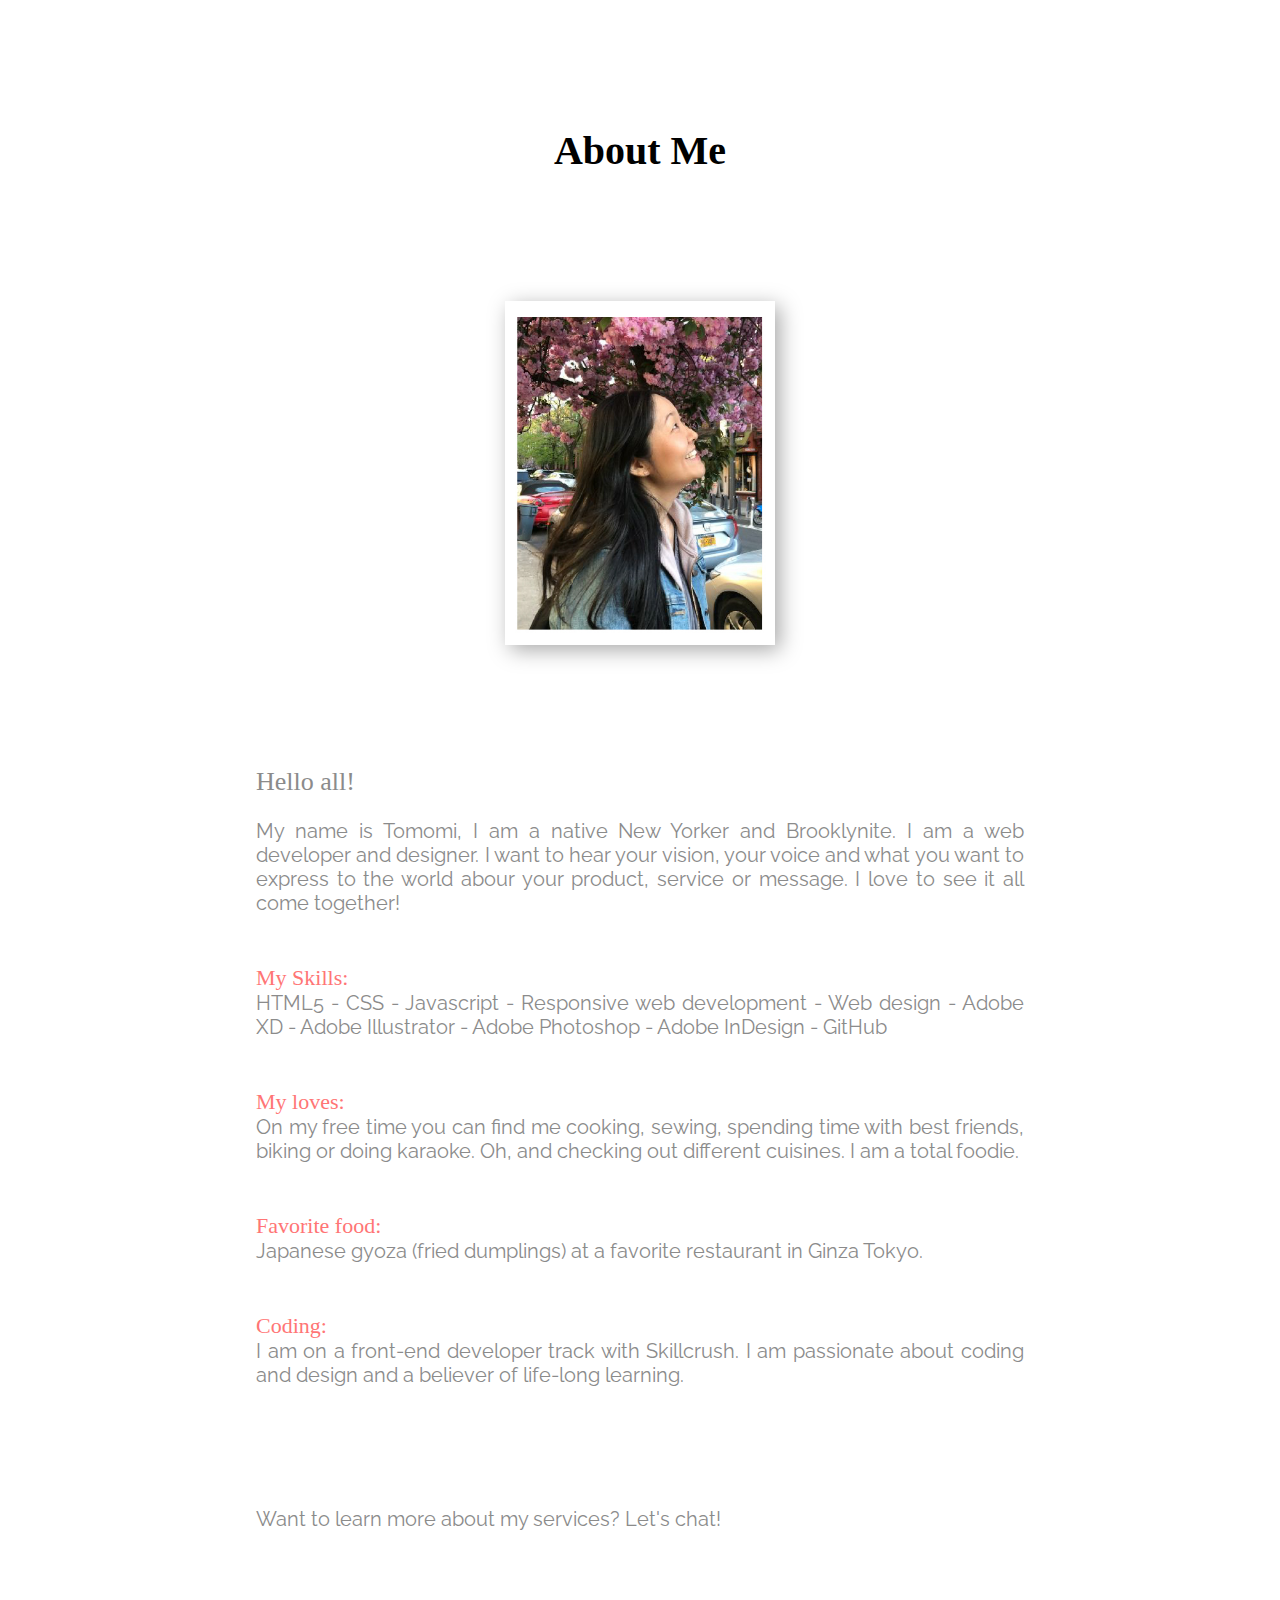
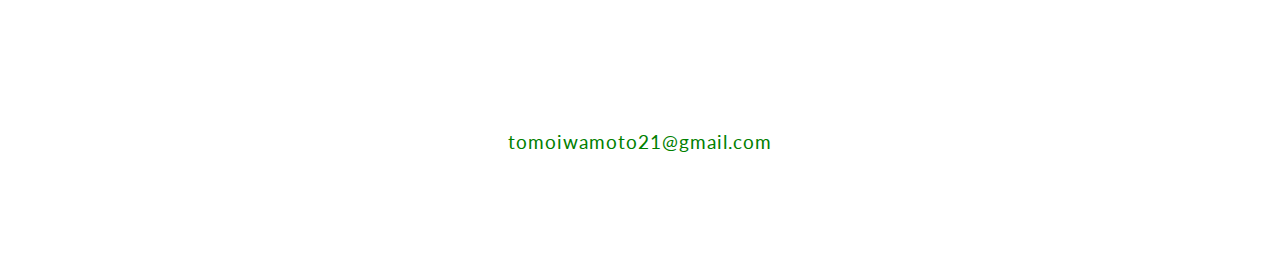
<file: about-me/index.html>
<!doctype html>
<html>
<head>
  <meta charset="utf-8"/>
  <title>About</title>
<link href="https://fonts.googleapis.com/css?family=Homemade+Apple|Lato&display=swap" rel="stylesheet">
	<link href="https://fonts.googleapis.com/css2?family=Lato:wght@300&display=swap" rel="stylesheet">
	<link href="https://fonts.googleapis.com/css2?family=Raleway&display=swap" rel="stylesheet">
<link rel="stylesheet" href="../css/normalize.css">
<link rel="stylesheet" href="../css/main.css">
<link rel='icon' href='../favicon.ico' type='image/x-icon'/>
</head>

<header>
  <h1>About Me</h1>
</header>

<body>
<main>
	<div class="about-content-wrapper">
	<div class="selfie">
	<img src="../img/me.jpg" alt="photo of me"/>
	</div>
	
	<div class="about-me-info">
		<h2>Hello all!</h2> 
		<p>My name is Tomomi, I am a native New Yorker and Brooklynite. I am a web developer and designer.
		I want to hear your vision, your voice and what you want to express to the world abour your product, service or message. I love to see it all come together!</p>
		<div class="me-info"><p><span>My Skills:</span> <br>HTML5 - CSS - Javascript - Responsive web development - Web design - Adobe XD - Adobe Illustrator - Adobe Photoshop - Adobe InDesign - GitHub</p></div>
		<div class="me-info"><p><span>My loves:</span> <br>On my free time you can find me cooking, sewing, spending time with best friends, biking or doing karaoke. Oh, and checking out different cuisines. I am a total foodie. </p></div>
		<div class="me-info"><p><span>Favorite food: </span><br>Japanese gyoza (fried dumplings) at a favorite restaurant in Ginza Tokyo.</p></div>
		<div class="me-info"><p><span>Coding:</span><br>I am on a front-end developer track with Skillcrush. I am passionate about coding and design and a believer of life-long learning.</p>
		<div class="separate-line">
		<p>Want to learn more about my services? Let's chat!</p>
		</div>
		</div>

	</div>

	</div>
<section class="contact-info">
	<a id="workEmail" href="mailto:tomoiwamoto21@gmail.com" target="_BLANK"><p>tomoiwamoto21@gmail.com</p></a></section>
<section>
</section>
</main>
</body>


</html>
</file>
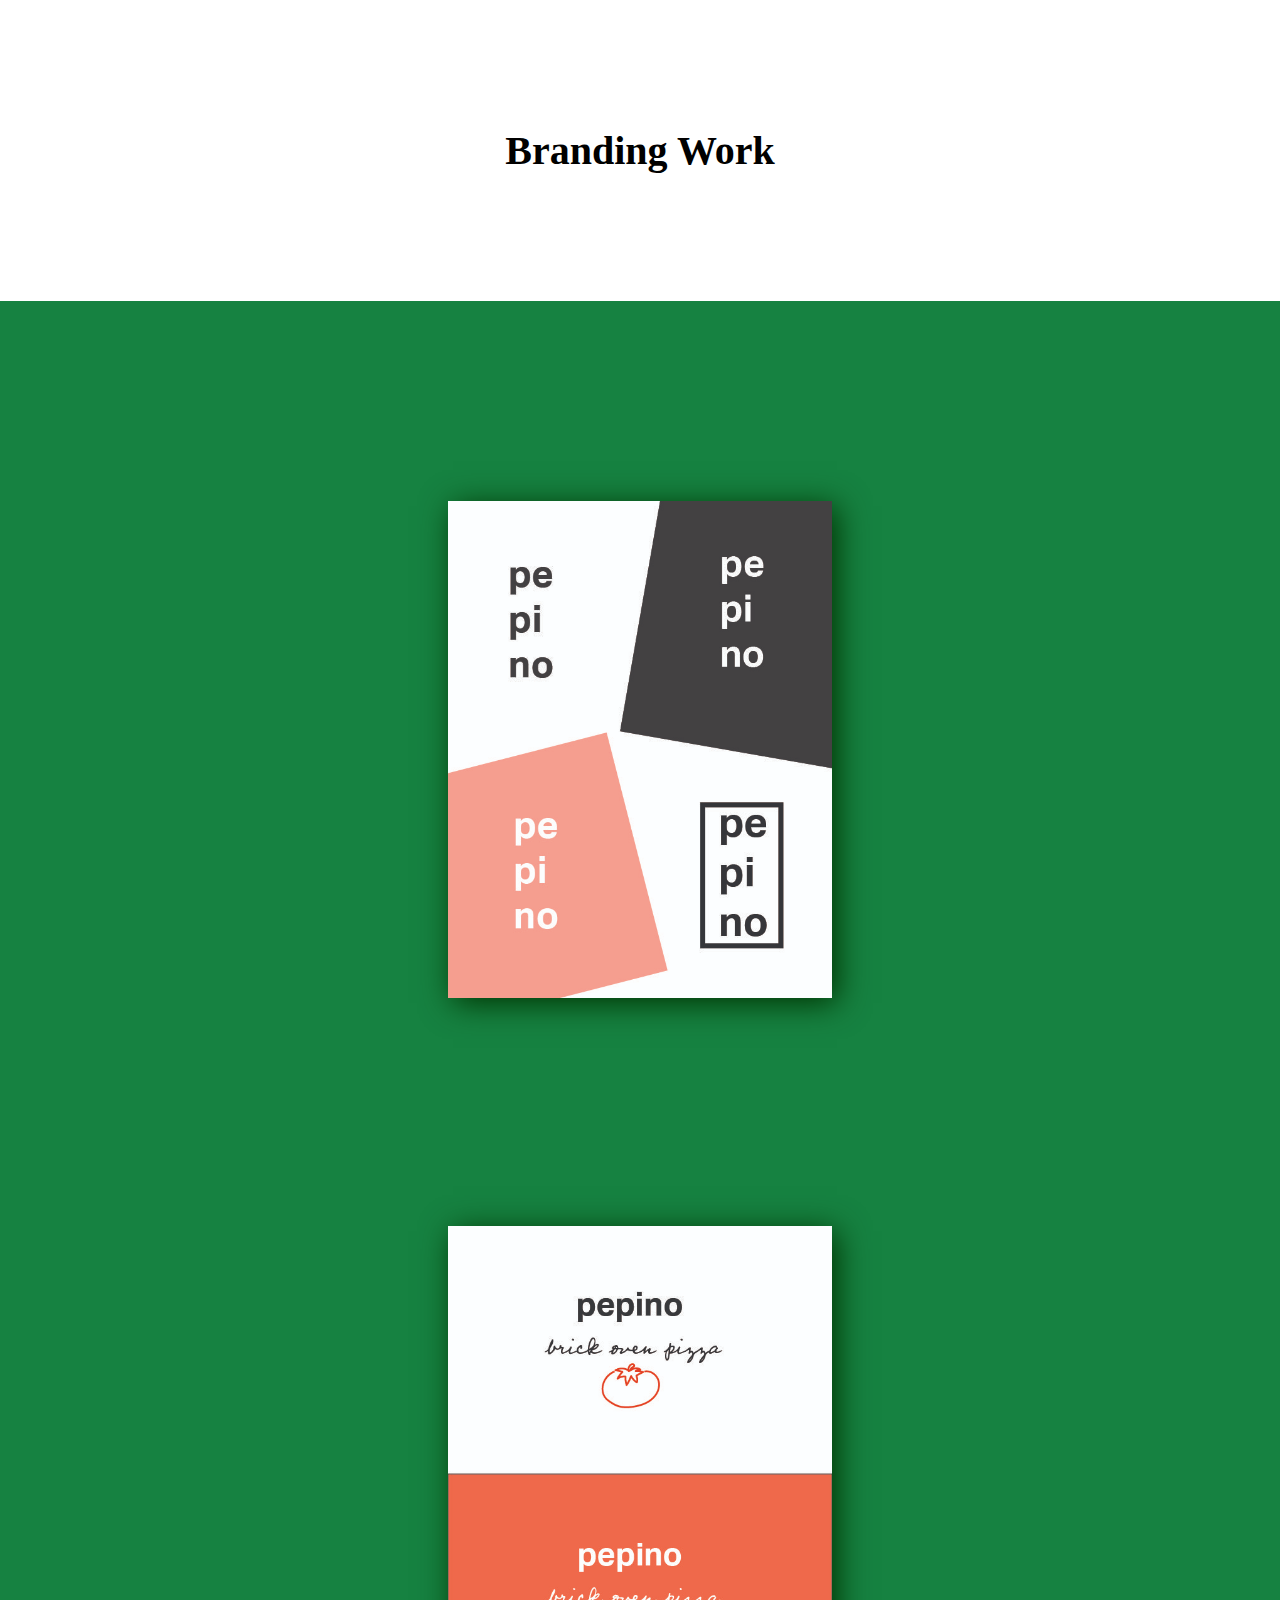
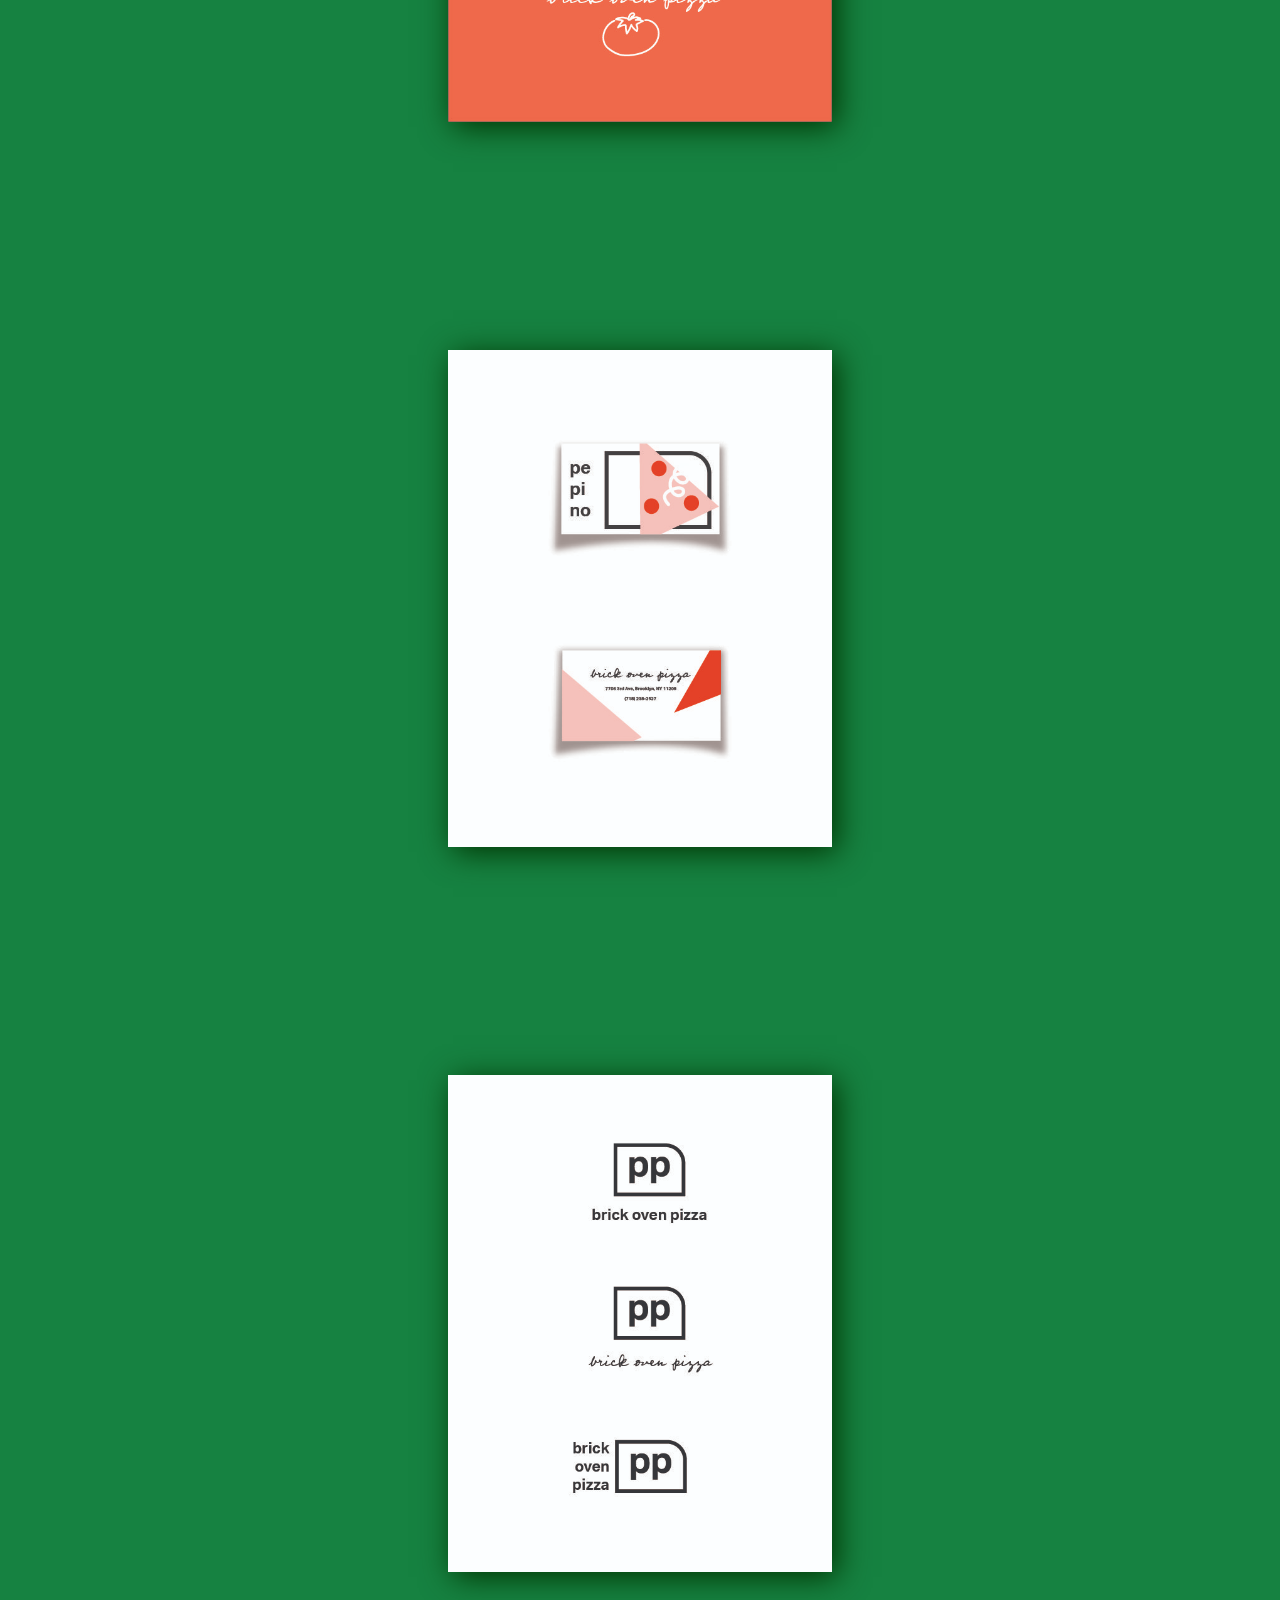
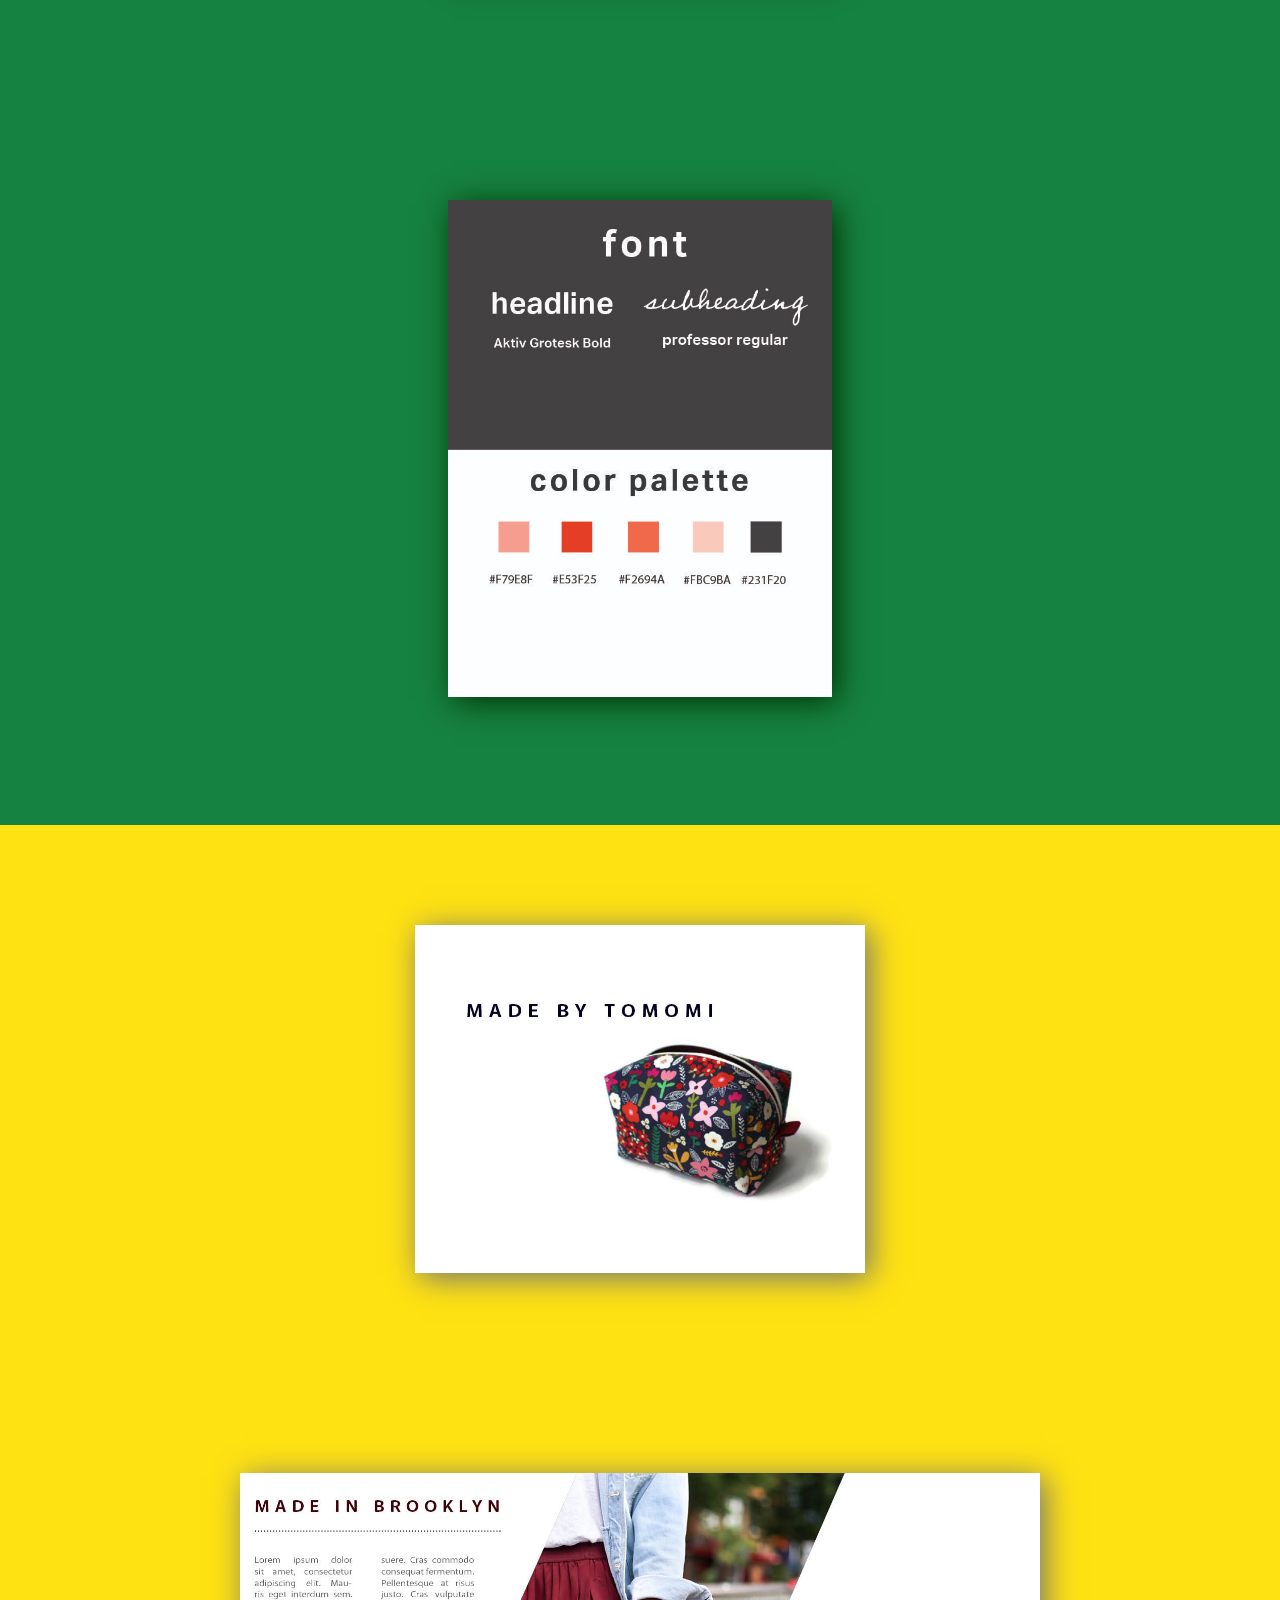
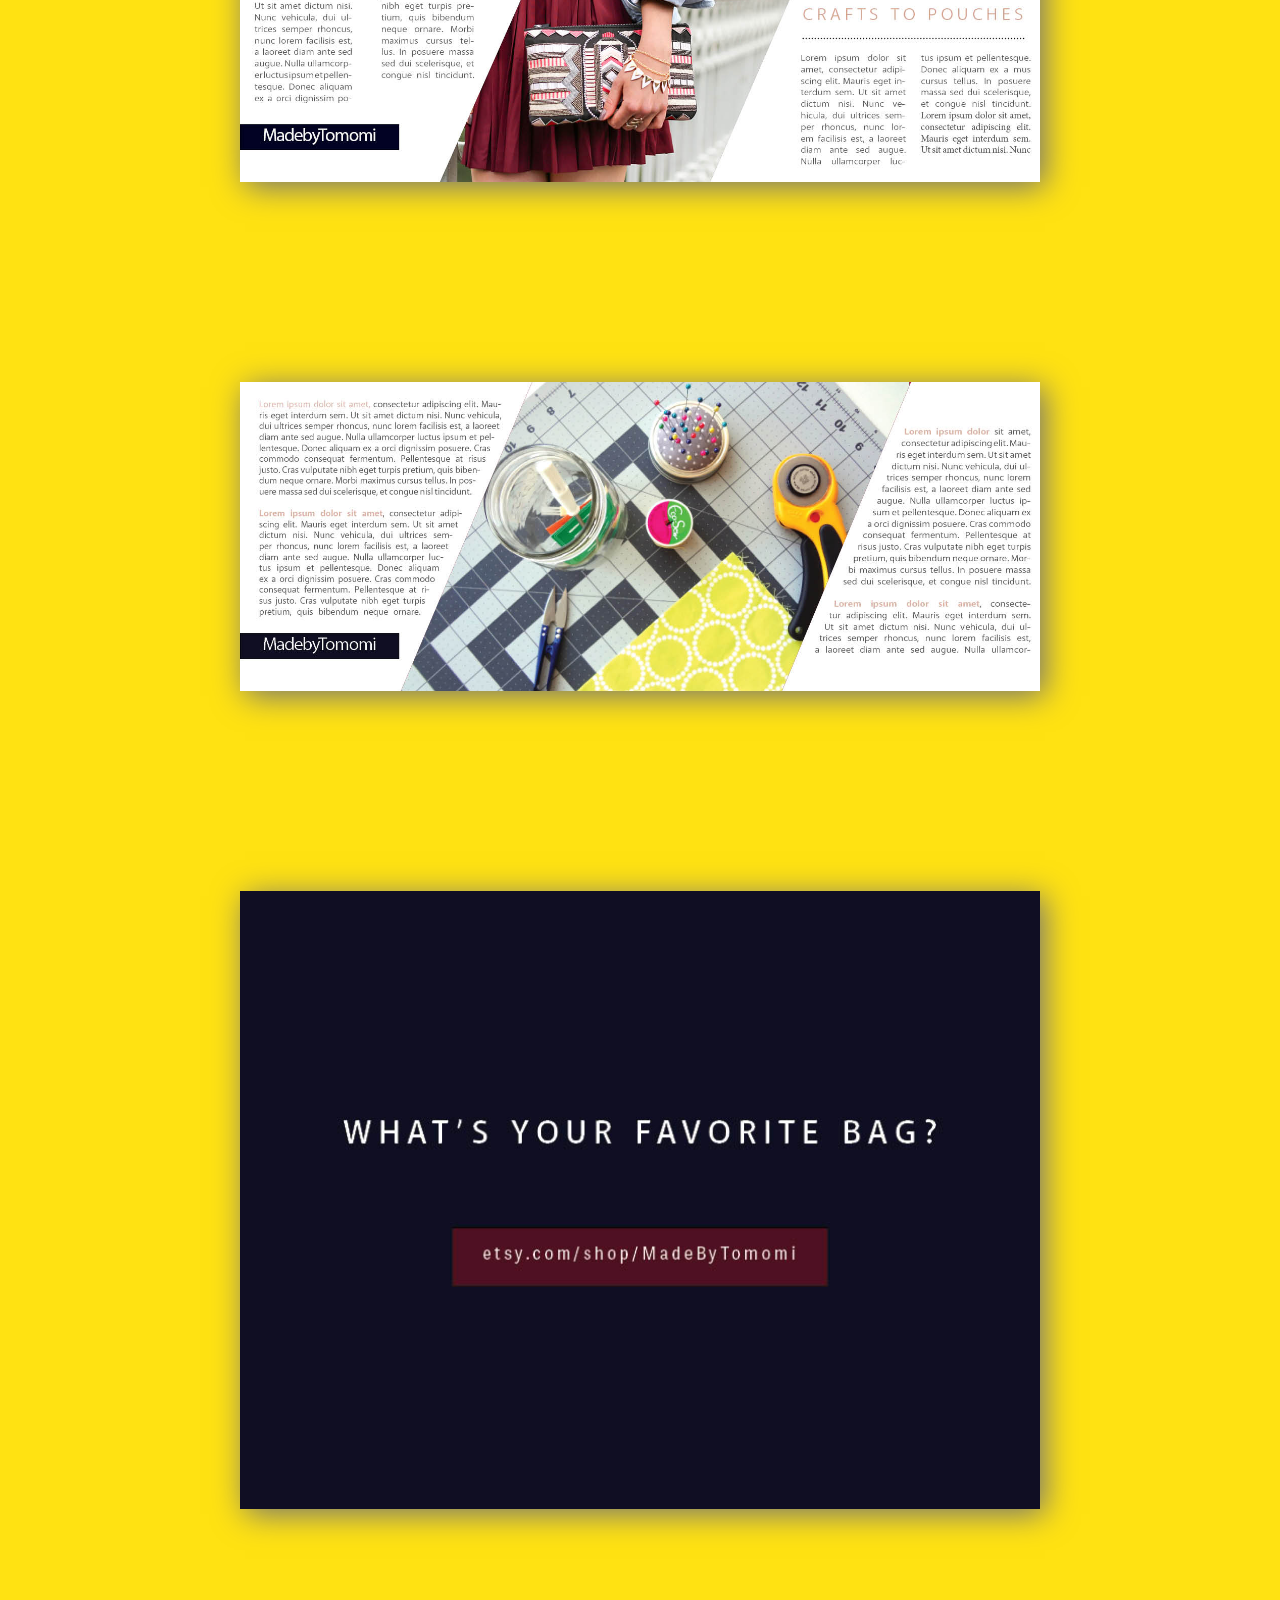
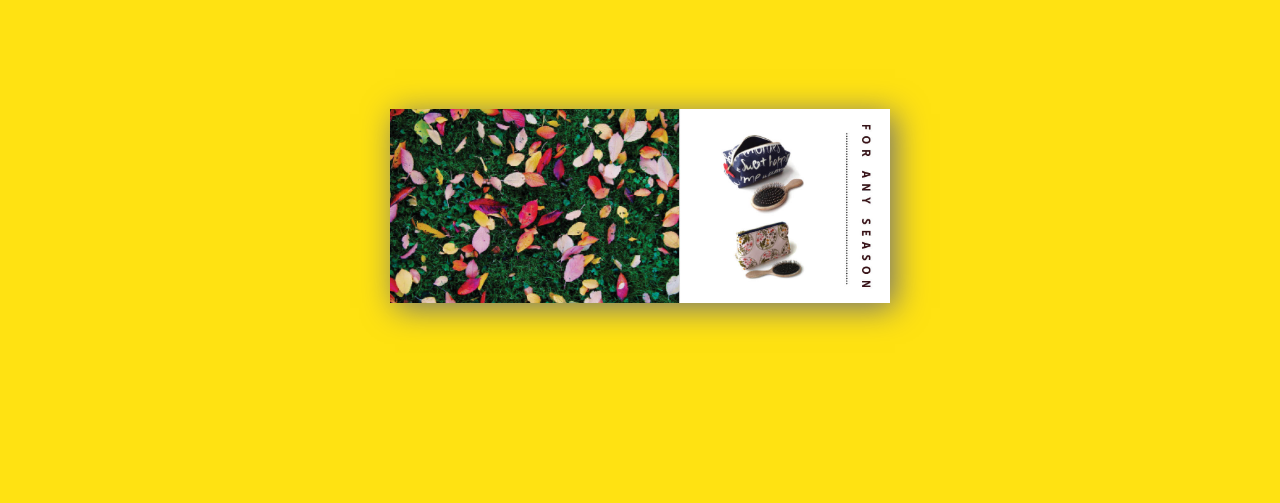
<file: brand/index.html>
<!doctype html>
<html>
<head>
  <meta charset="utf-8"/>
  <title>Brands</title>
<link href="https://fonts.googleapis.com/css?family=Homemade+Apple|Lato&display=swap" rel="stylesheet">
<link rel="stylesheet" href="../css/normalize.css">
<link rel="stylesheet" href="../css/main.css">
</head>

<body>
<header>
  <h1>Branding Work</h1>
</header>


<main>

<section id="pepino">
  <img id="img1" src="../img/type.jpg" alt="typography"/>
  <img id="img2" src="../img/tomato-logo.jpg" alt="tomato logo"/>
  <img id="img3" src="../img/business-card.jpg" alt="business card"/>
  <img id="img4" src="../img/logo.jpg" alt="logo"/>
  <img id="img5" src="../img/font-color-palette.jpg" alt="font color palette"/>
</section>

<section id="mbt">
  <img id="img6" src="../img/mbt-cover.jpg" alt="cover"/>
  <img id="img7" src="../img/mbt-about.jpg" alt="aboutmbt"/>
  <img id="img8" src="../img/mbt-about2.jpg" alt="aboutmbt2"/>
  <img id="img9" src="../img/mbt-lastpage.jpg" alt="last-page"/>
  <img id="img10" src="../img/mbt-seasons.jpg" alt="seasons"/>

</section>

</main>

</body>


</html>
</file>
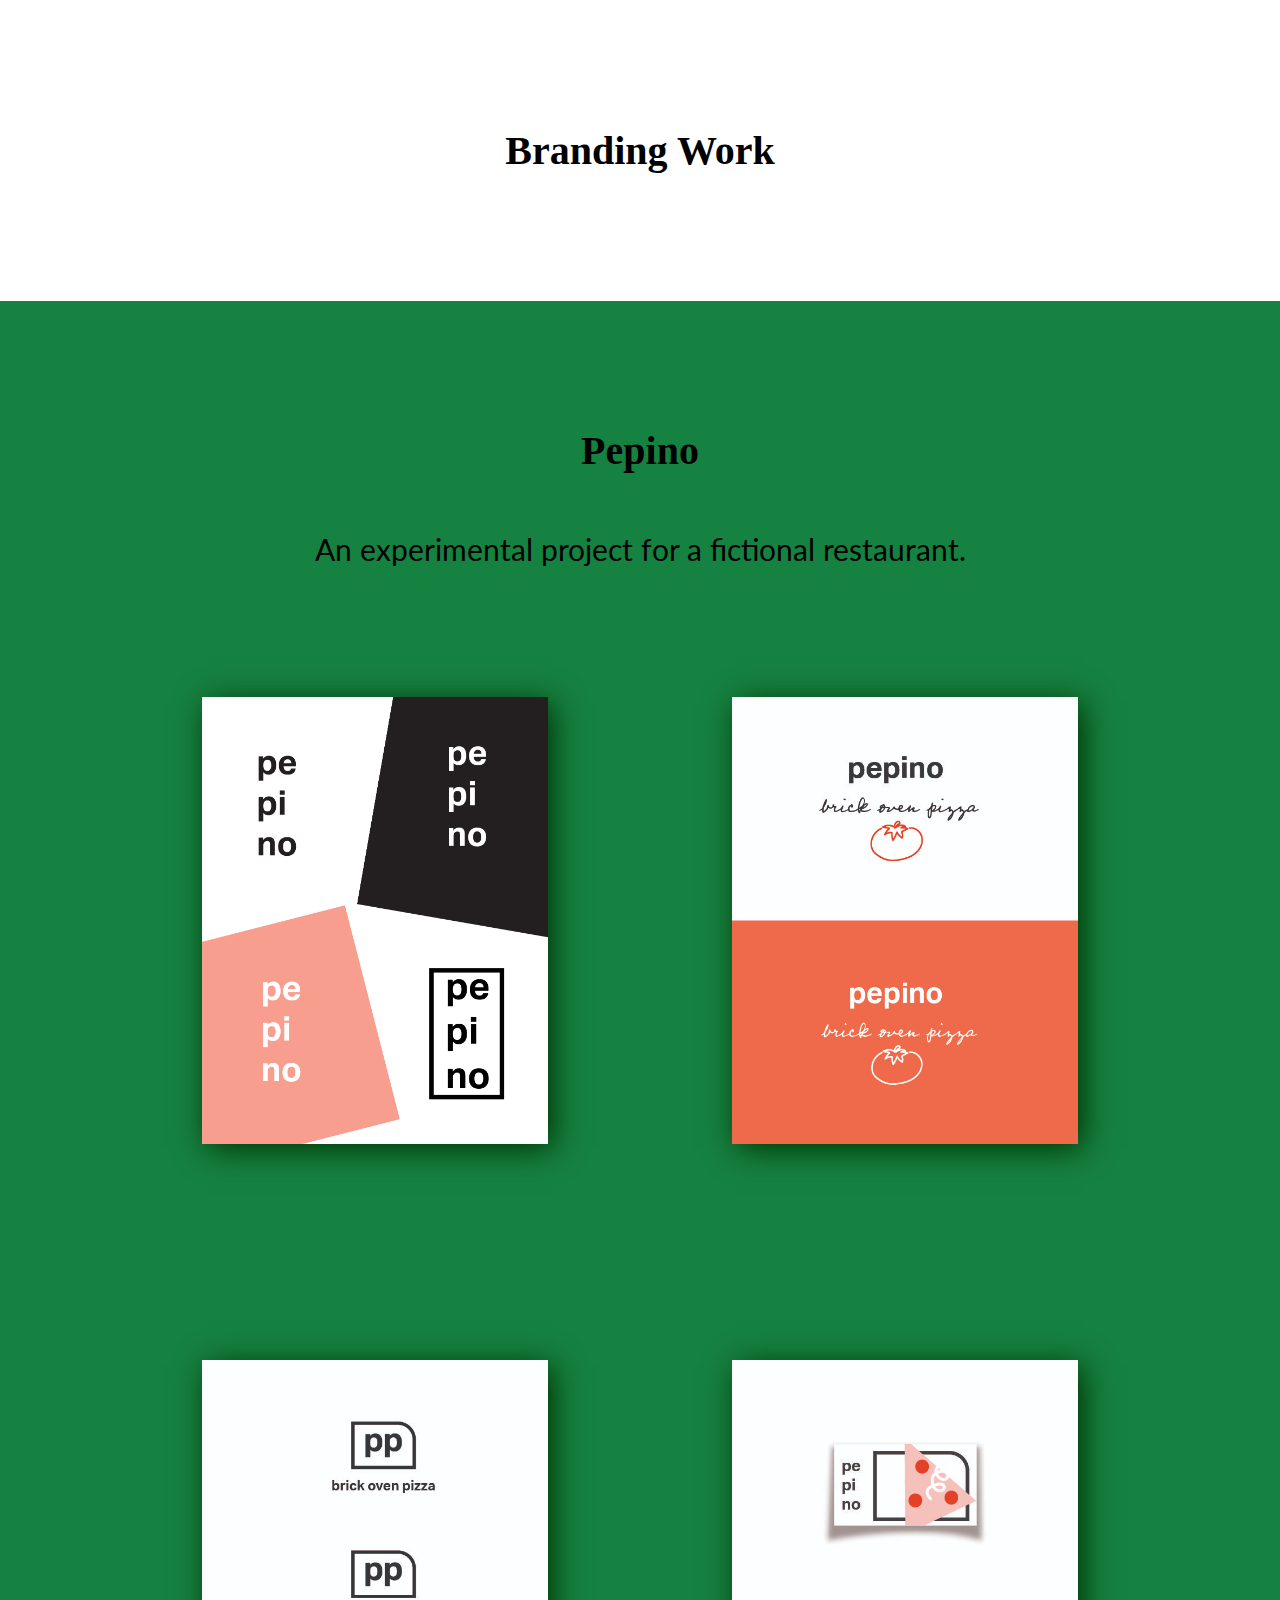
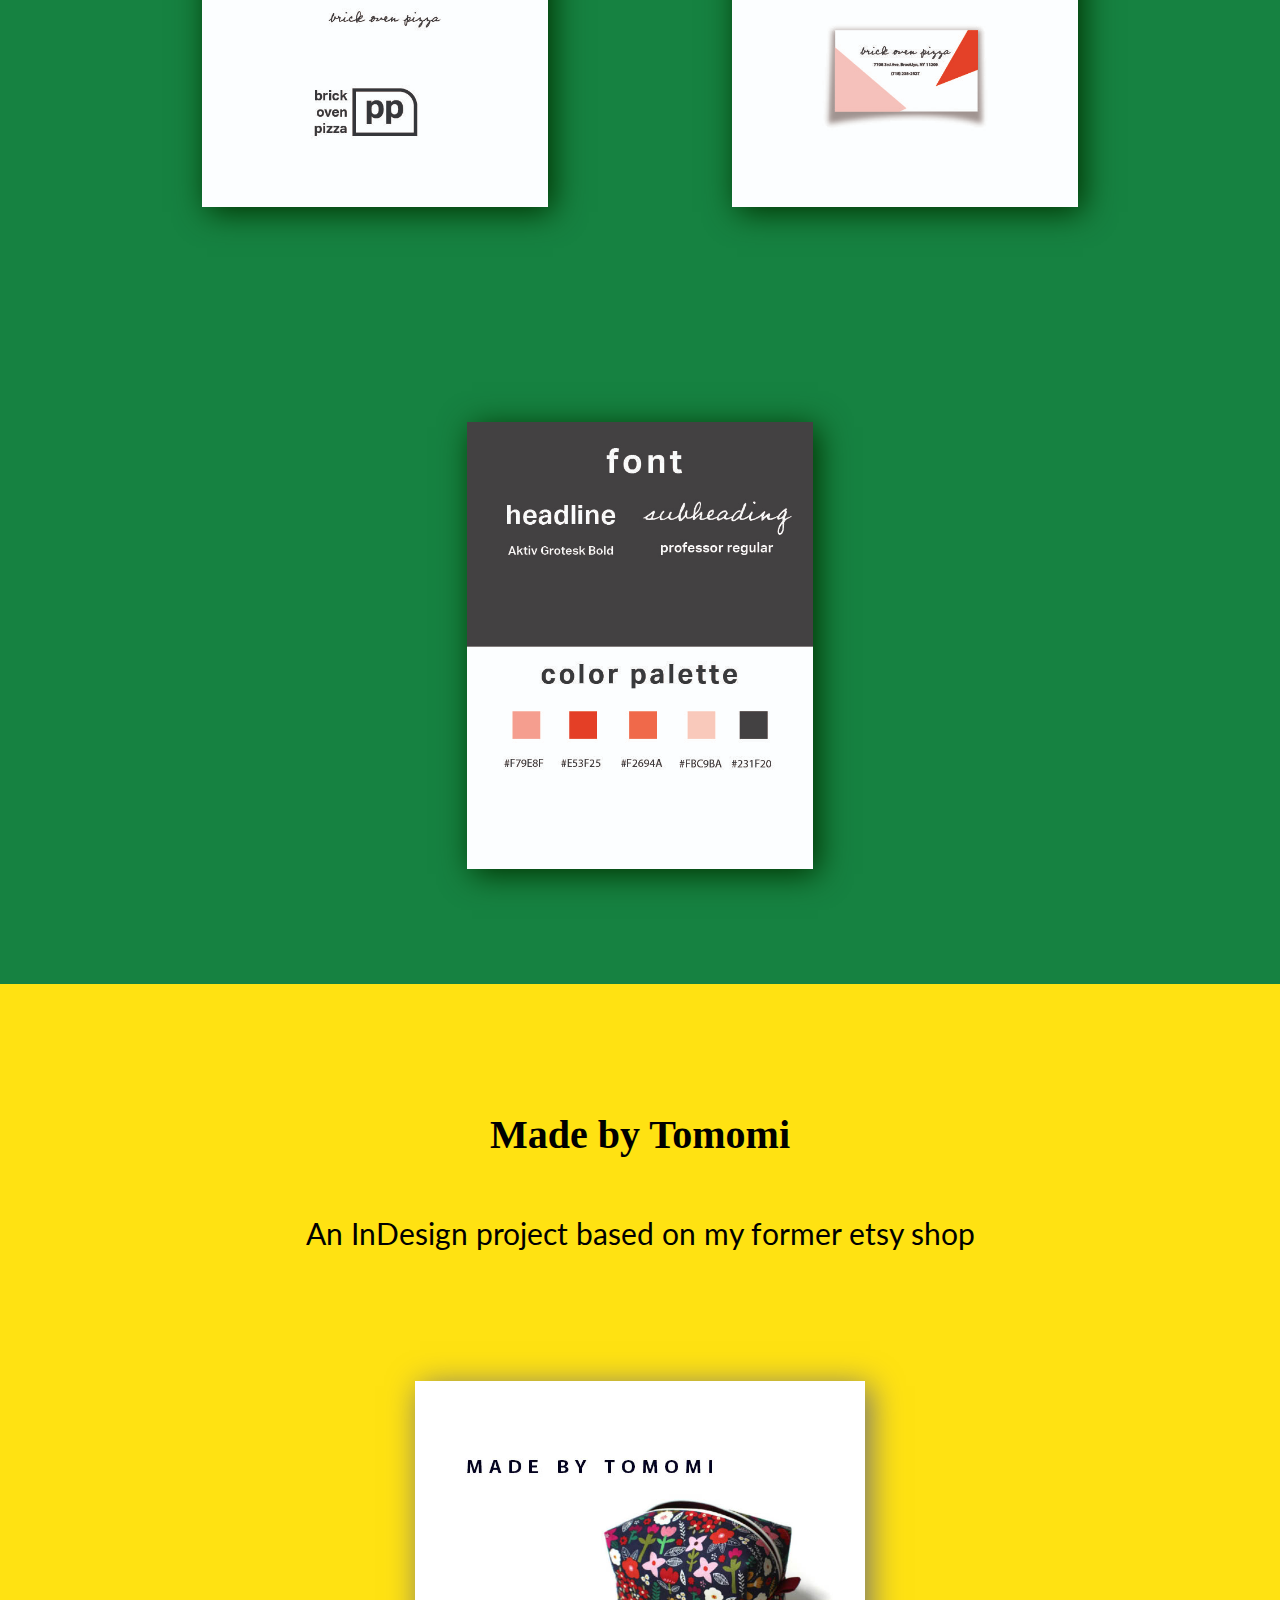
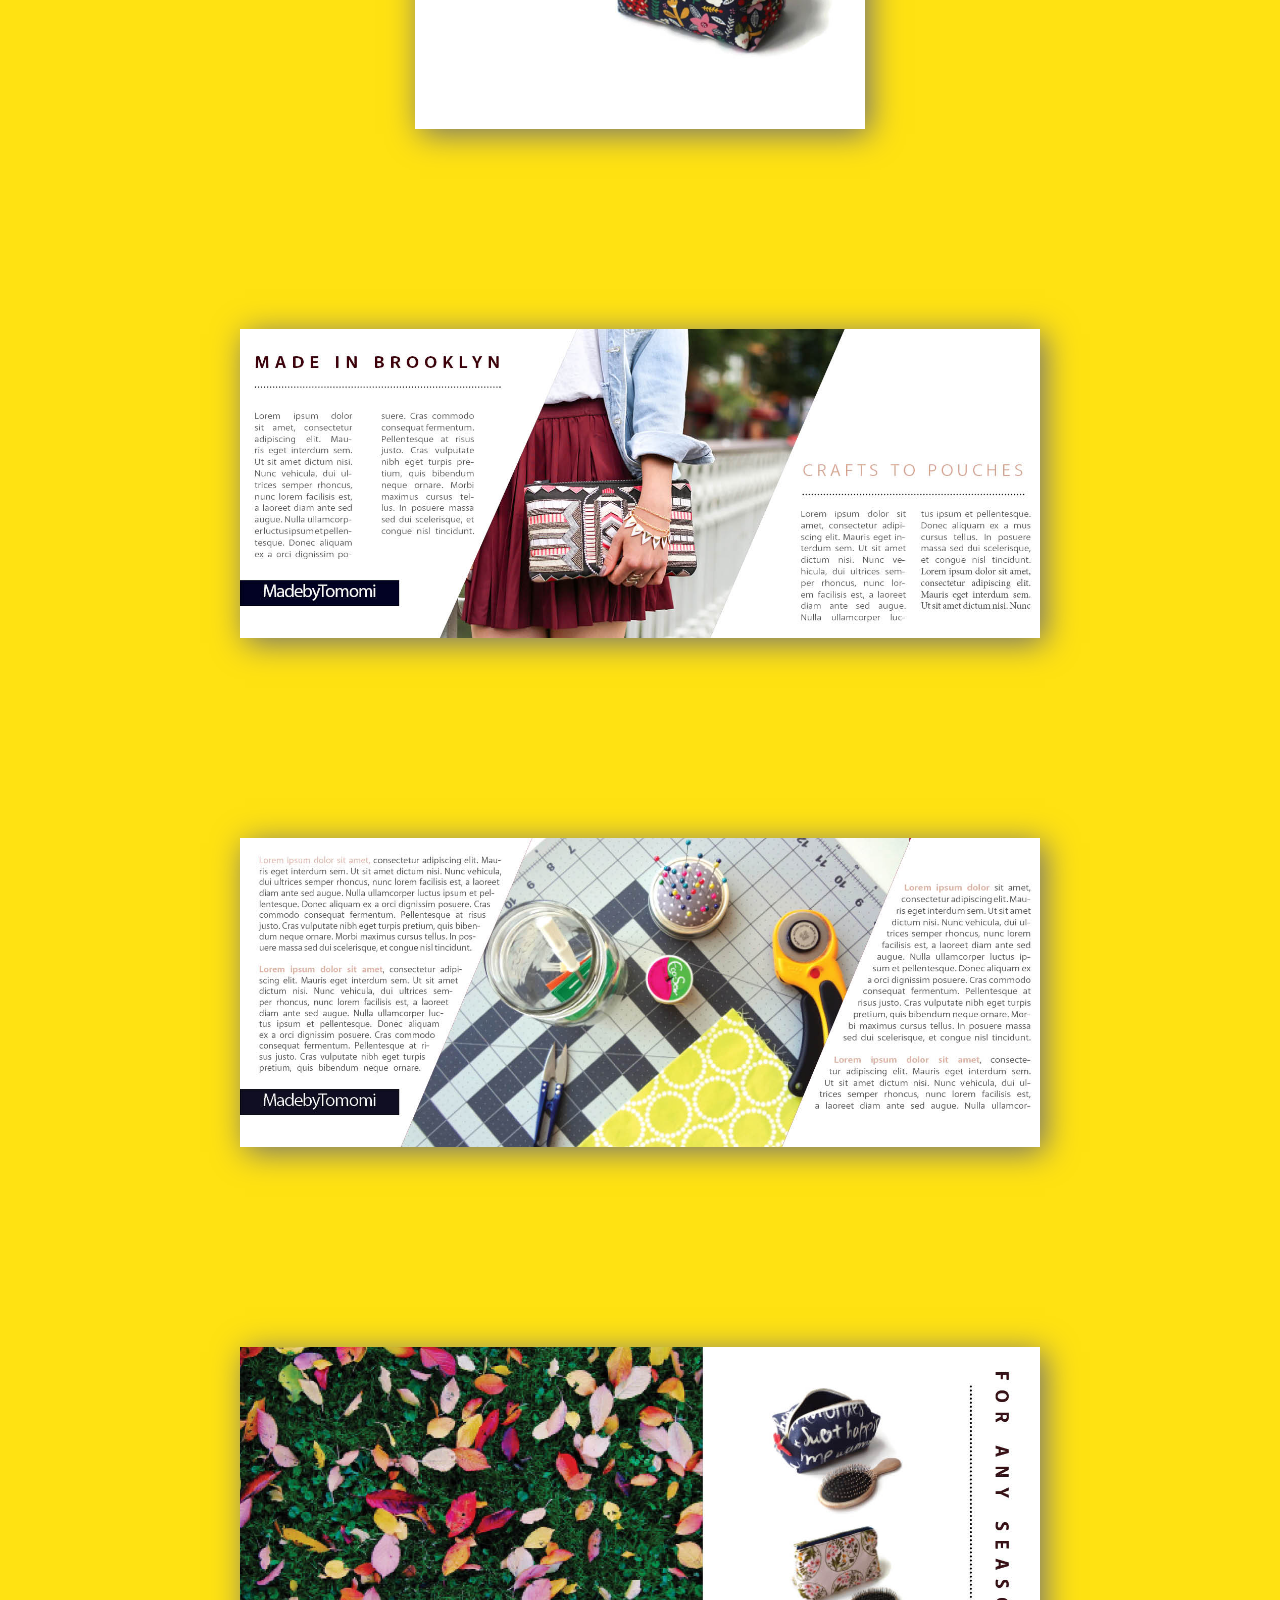
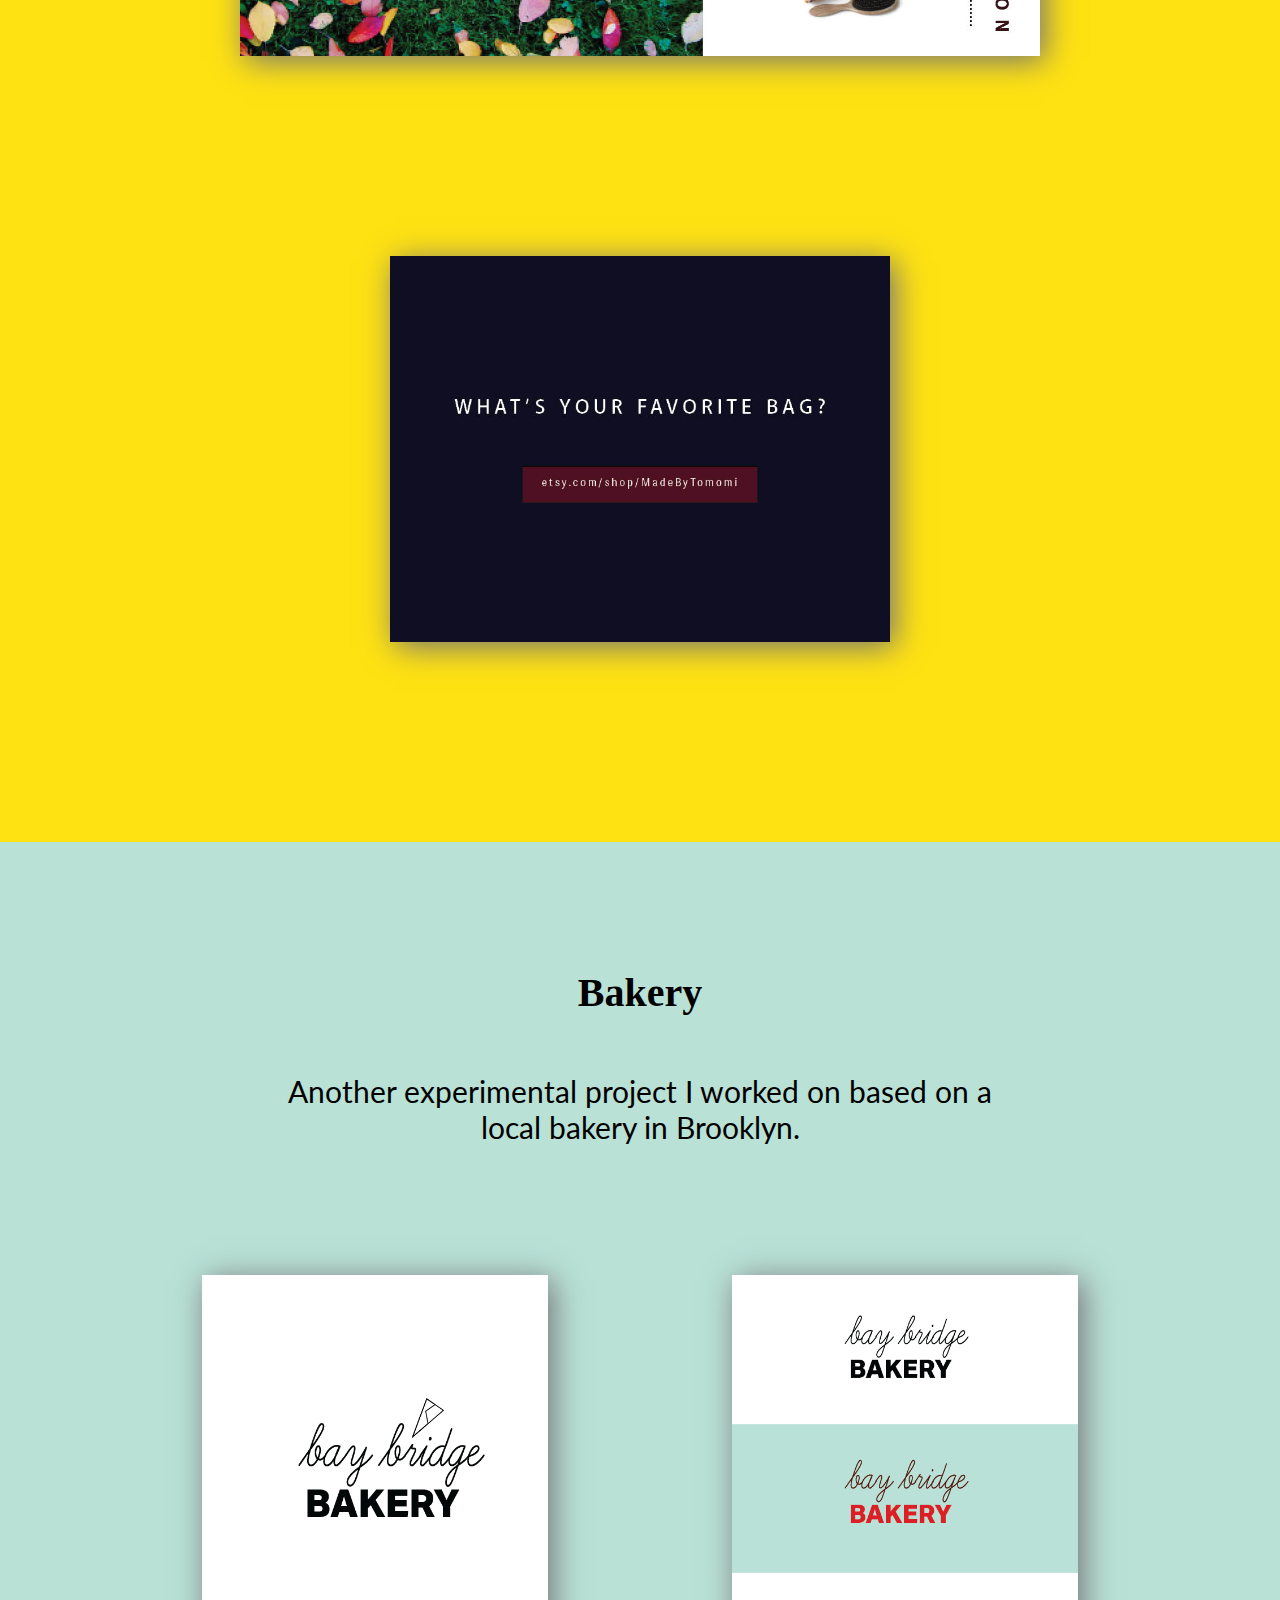
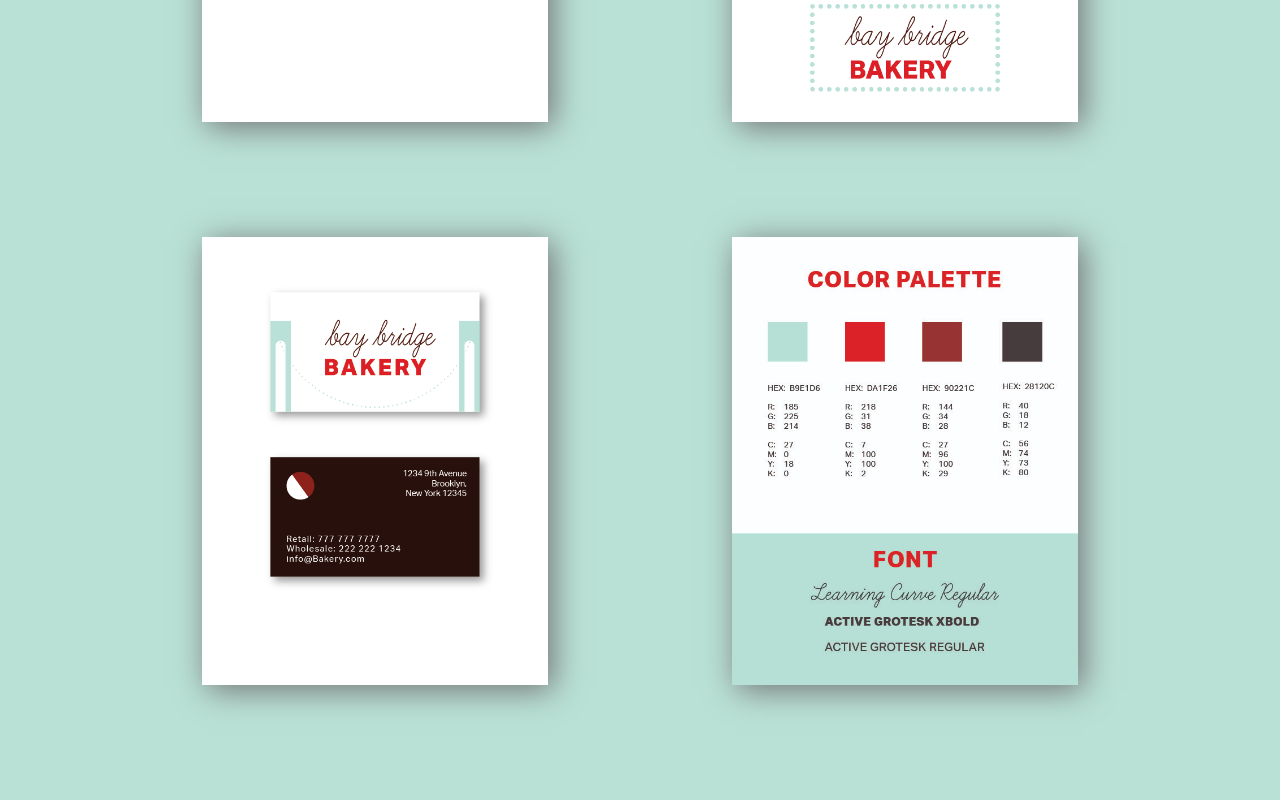
<file: branding/index.html>
<!doctype html>
<html>
<head>
  <meta charset="utf-8"/>
  <title>Brands</title>
<link href="https://fonts.googleapis.com/css?family=Homemade+Apple|Lato&display=swap" rel="stylesheet">
<link rel="stylesheet" href="../css/normalize.css">
<link rel="stylesheet" href="../css/main.css">
</head>

<body>
<header>
  <h1>Branding Work</h1>
</header>


<main>

<section id="pepino">
	<h1>Pepino</h1>
	<p>An experimental project for a fictional restaurant.</p>
	
	<div class="pepino-images">
  <img id="img1" src="../img/pepino-type.png" alt="typography" height="600px" width="450px"/>
  <img id="img2" src="../img/tomato.jpg" alt="tomato logo"/>
  <img id="img3" src="../img/logo.jpg" alt="business card"/>
  <img id="img4" src="../img/business-card.jpg" alt="logo"/>
  <img id="img5" src="../img/font-color-palette.jpg" alt="font color palette"/>
	</div>
</section>

<section id="mbt">
	<h1>Made by Tomomi</h1>
	<p>An InDesign project based on my former etsy shop</p>
	<div class="content-wrapper">
  <img id="img6" src="../img/mbt-cover.jpg" alt="cover"/>
  <img id="img7" src="../img/mbt-about.jpg" alt="aboutmbt"/>
  <img id="img8" src="../img/mbt-about2.jpg" alt="aboutmbt2"/>
  <img id="img9" src="../img/mbt-seasons.jpg" alt="last-page"/>
  <img id="img10" src="../img/mbt-lastpage.jpg" alt="seasons"/>
	</div>
</section>

<section id="bakery">
	<h1>Bakery</h1>
	<p>Another experimental project I worked on based on a local bakery in Brooklyn.</p>
	<div class="content-wrapper">
  <img id="img11" src="../img/bakery-logo2.png" alt="bakery logo"/>
  <img id="img12" src="../img/bakery-logo.png" alt="bakery logo in color"/>
  <img id="img13" src="../img/bakery-card.png" alt="business cards"/>
  <img id="img14" src="../img/bakery-colors.jpg" alt="branding standards for bakery"/>
	</div>
</section>
</main>

</body>


</html>
</file>
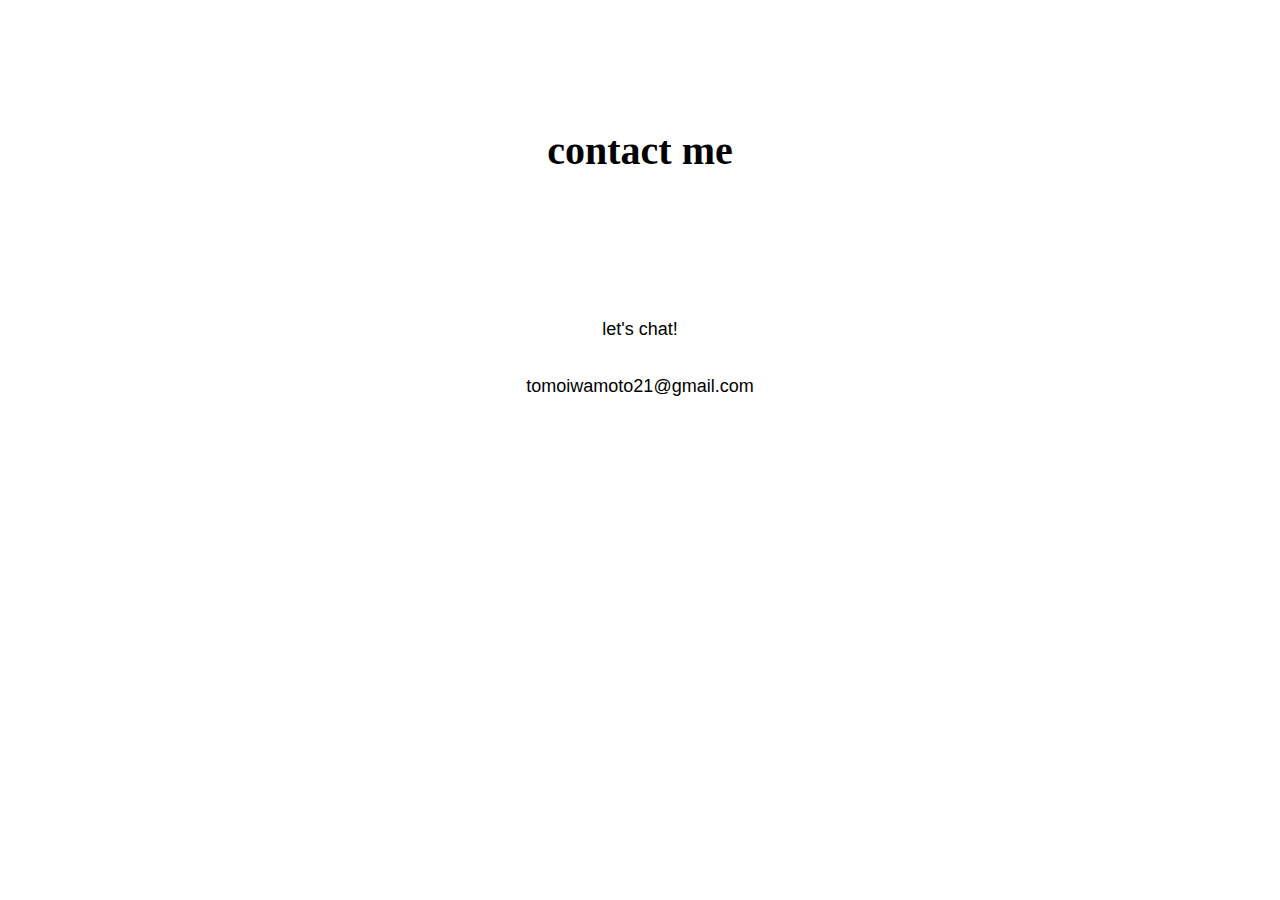
<file: contact/index.html>
<!doctype html>
<html lang="en">
    <head>
      <meta charset="utf-8">
        <title>contact</title>
      <link href="https://fonts.googleapis.com/css?family=Homemade+Apple|Lato&display=swap" rel="stylesheet">
      <link rel="stylesheet" href="../css/normalize.css">
      <link rel="stylesheet" href="../css/main.css">
    </head>

    <header>
		<div class="contact-me">
<h1>contact me</h1>
		<p>let's chat!</p>
<p>tomoiwamoto21@gmail.com</p>
		</div>
    </header>
</file>
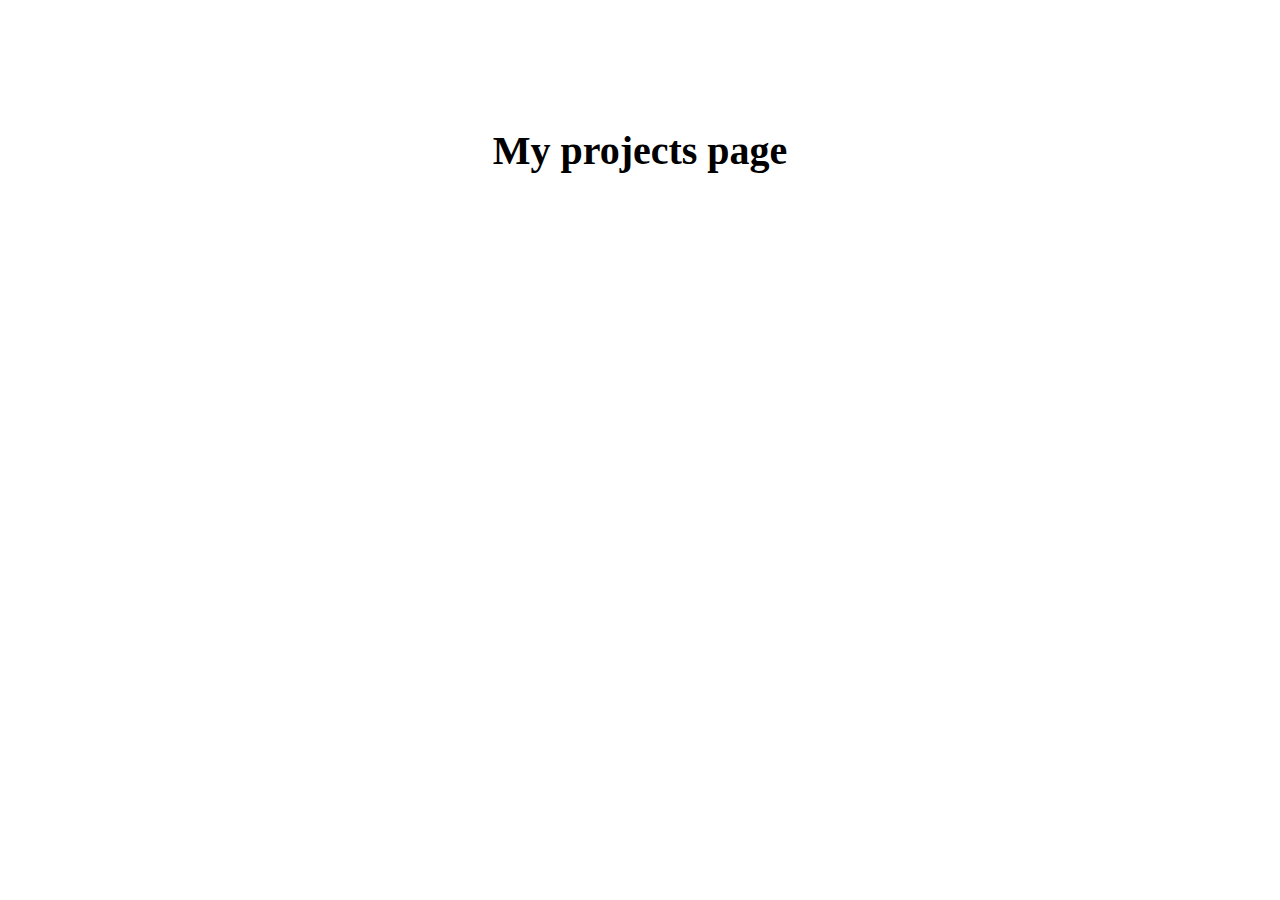
<file: projects/index.html>
<!doctype html>
<html lang="en">
    <head>
      <meta charset="utf-8">
        <title>Tomii Portfolio</title>
      <link href="https://fonts.googleapis.com/css?family=Homemade+Apple|Lato&display=swap" rel="stylesheet">
      <link rel="stylesheet" href="../css/normalize.css">
      <link rel="stylesheet" href="../css/main.css">
    </head>

<header>
  <h1>My projects page</h1>
</header>

    <body>


    </body>
</file>
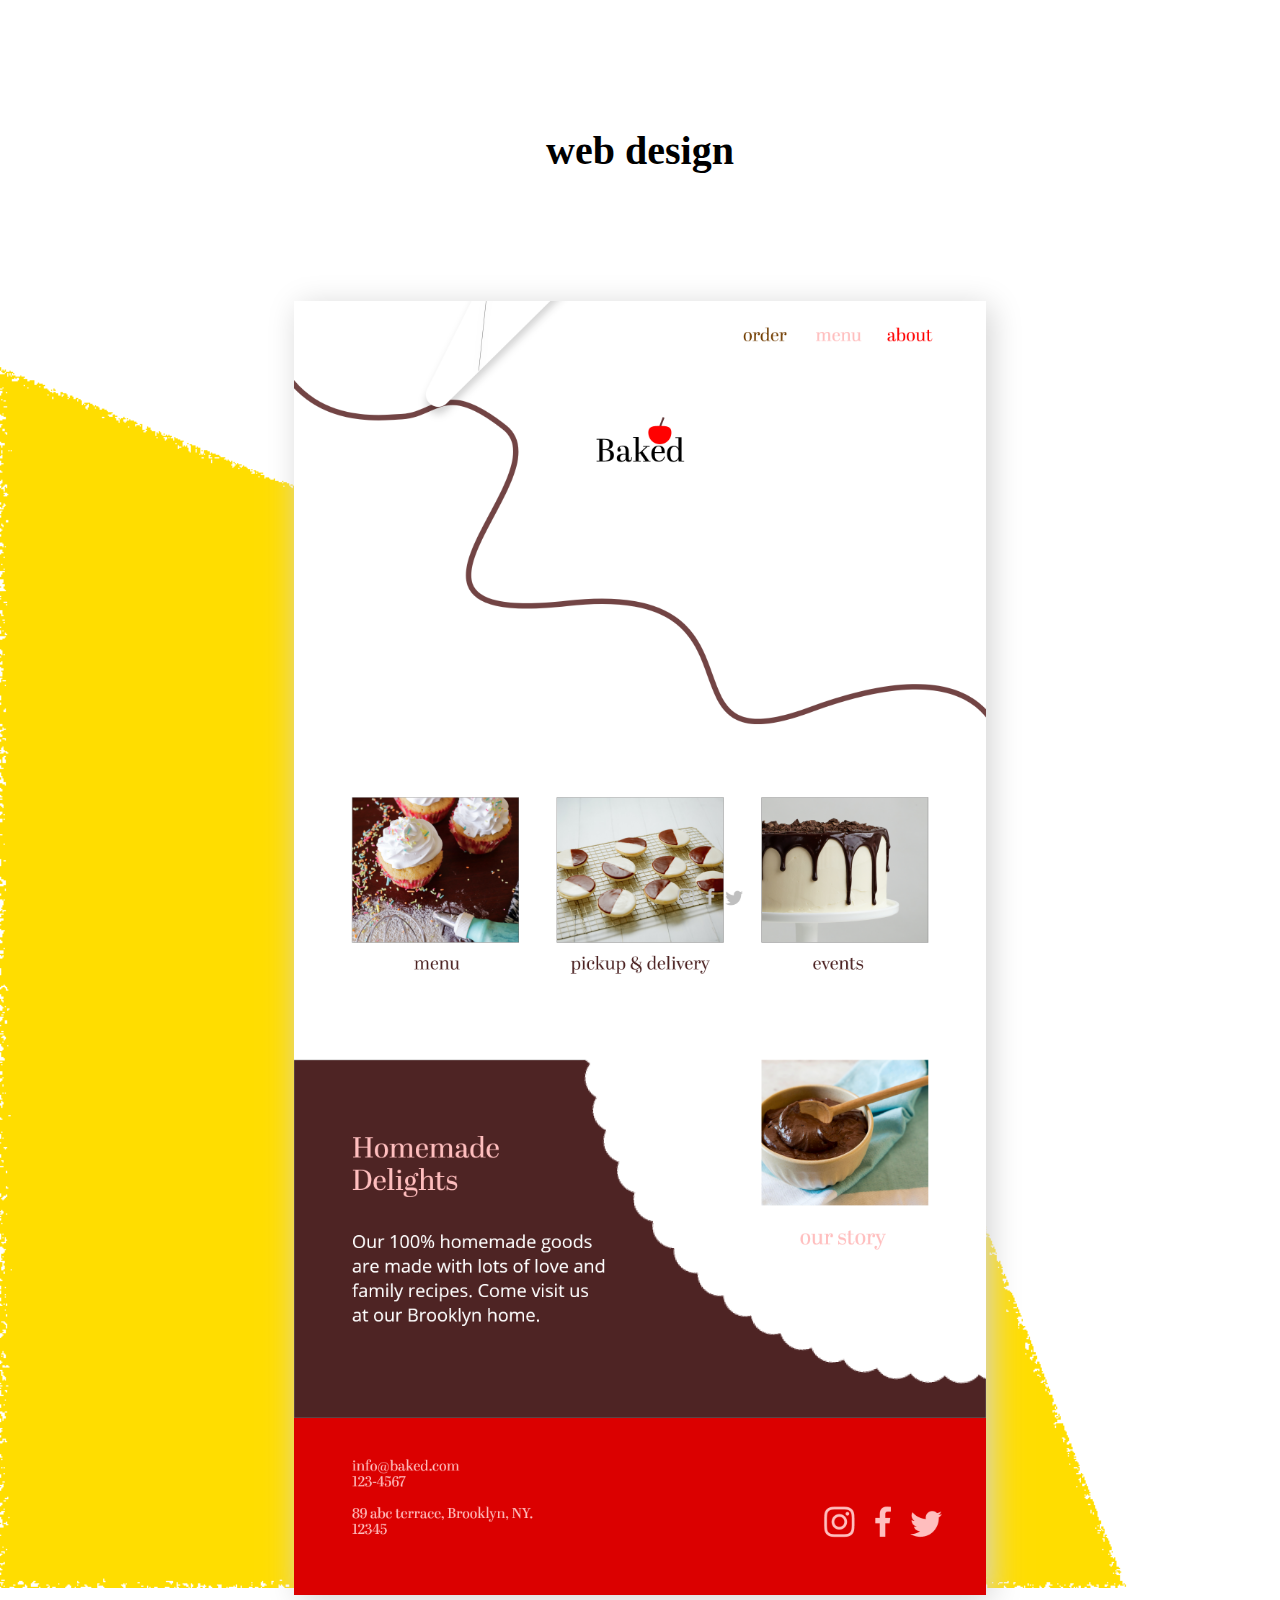
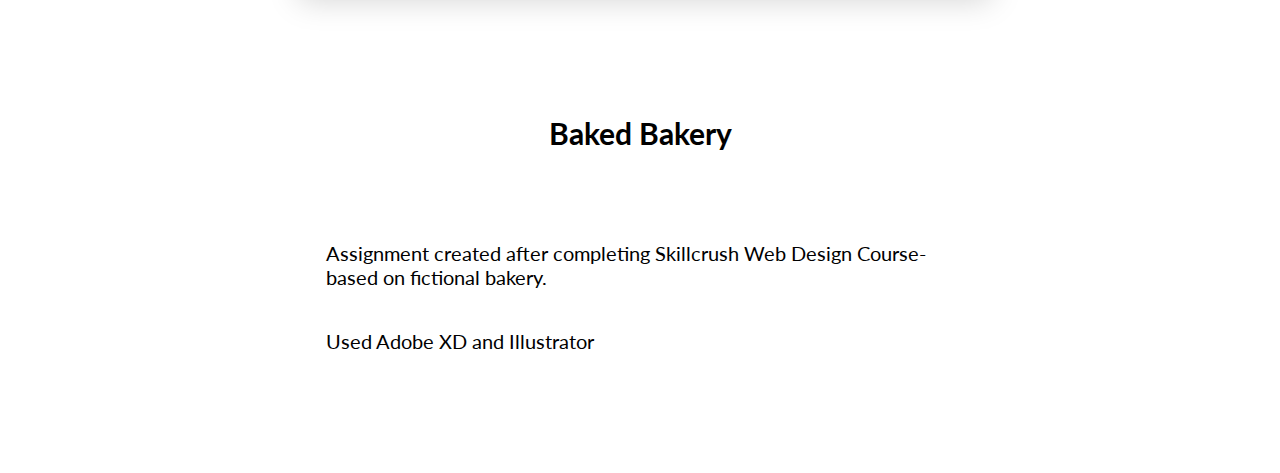
<file: web-design/index.html>
<!doctype html>
<html lang="en">
    <head>
      <meta charset="utf-8">
        <title>Tomii Portfolio</title>
      <link href="https://fonts.googleapis.com/css?family=Homemade+Apple|Lato&display=swap" rel="stylesheet">
      <link rel="stylesheet" href="../css/normalize.css">
	  <link rel="stylesheet" href="../css/main.css">
	  <link rel='icon' href='../favicon.ico' type='image/x-icon'/>
    </head>

<div class="web-design-background">
 <header>
   <h1>web design</h1>
 </header>

<body>

<div class="content-wrapper">
	<div class="project-wrapper">
	<img src='../img/baked.png' alt="bakery project">
	</div>
	
</div>	
	<div class="project-description">
	<h1>Baked Bakery</h1>
		<div class="project-description-p">
		<p>Assignment created after completing Skillcrush Web Design Course-<br>based on fictional bakery.</p>
		<p>Used Adobe XD and Illustrator</p>
		</div>
	</div>
	
	
	
	</div>
</body>
</html>
</file>
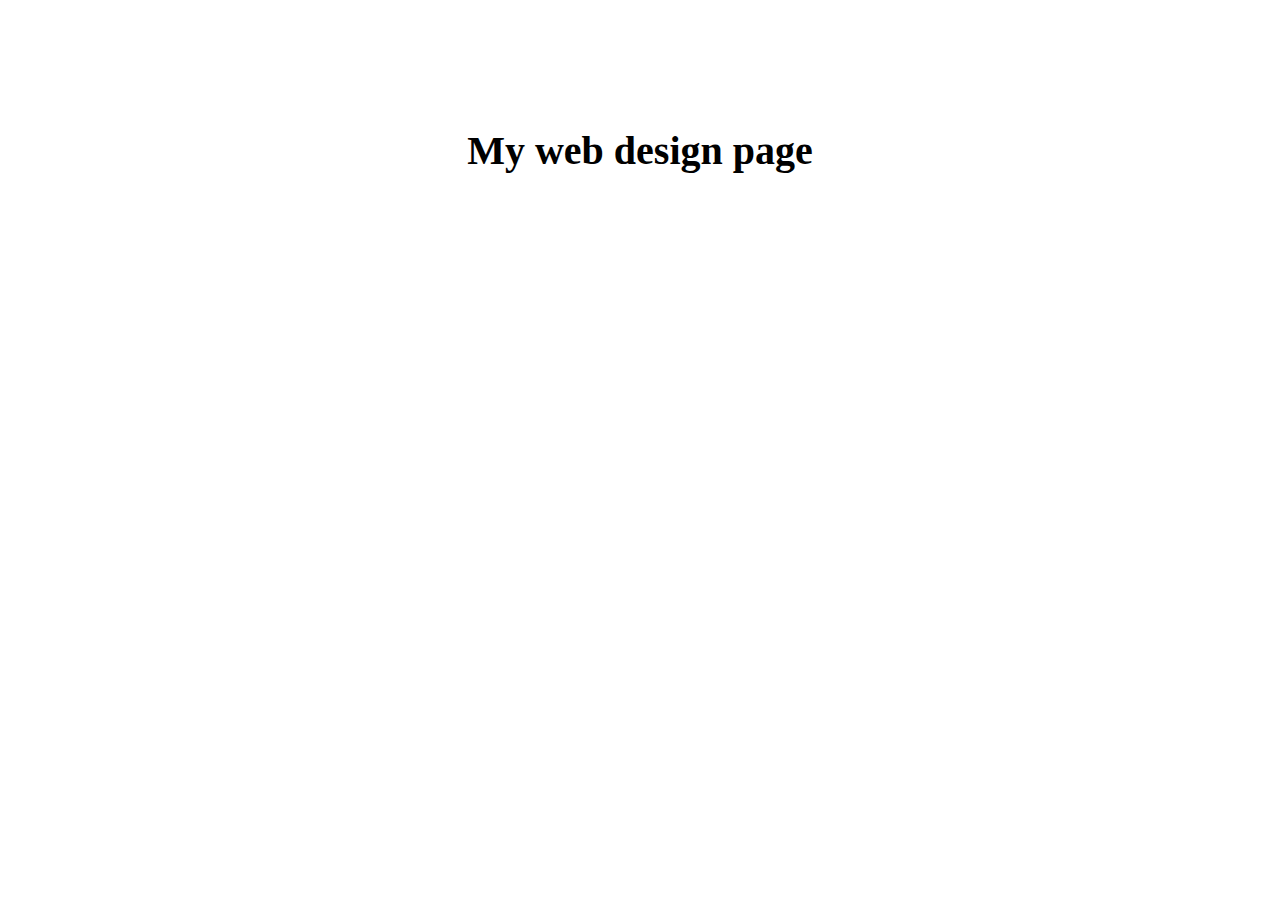
<file: web/index.html>
<!doctype html>
<html lang="en">
    <head>
      <meta charset="utf-8">
        <title>Tomii Portfolio</title>
      <link href="https://fonts.googleapis.com/css?family=Homemade+Apple|Lato&display=swap" rel="stylesheet">
      <link rel="stylesheet" href="../css/normalize.css">
      <link rel="stylesheet" href="../css/main.css">
    </head>


 <header>
   <h1>My web design page</h1>
 </header>

<body>

</body>
</html>
</file>
<file: css/main.css>
/*.full-width {
  width: 1600px;
  margin: 0 auto;
}

.third-width {
  width: 220px;
  margin: 0px 30px 0px 240px;
  float: left;
}
*/

html,
body {
	width:100%;
	height:100%;
	font-size:1em;
}

header {
	display: flex;
	flex-direction: column;
	justify-content: center;
	align-items: center;
	width:100%;
}

.nav-wrapper {
	display:flex;
	flex-direction: row;
	justify-content: flex-end;
	align-items:center;
}

nav {
	display:flex;
	justify-content: center;
	align-items: flex-end;
	padding-top:70px;
   /* padding: 20px 100px;*/
}

nav a {
  padding-left: 20px;
  font-size: 18px;
  font-family: 'Lato', sans-serif;
  letter-spacing: 2px;
  text-decoration: none;
}

a:visited {
  color: green;
}

a:link {
  color: green;
}

h1 {
  font-family: 'Homemade Apple', cursive;
  font-size: 40px;
  text-align: center;
  padding: 100px;
}

#work-links {
	display:flex;
	justify-content: center;
	align-items: center;
	width:100%;
	padding-bottom: 100px;
}

#work-links .third-width {
	padding-bottom: 110px;
}

.full-width {
	display:flex;
	flex-direction: column;
	justify-content: center;
	align-items:center;
	width:90%;
}

#work-links a {
  padding: 100px;
}

img {
  width: 200px;
  /*padding-bottom: 100px;*/
}

/*----------FOOTER STYLES---------*/

footer {
	display:flex;
	justify-content: center;
	align-items: center;
}

footer p {
	font-size: 18px;
 	font-family: 'Lato', sans-serif;
	letter-spacing: 2px;
	color:green;
	margin-top: 50px;
}


#workEmail {
	text-decoration: none;
}

/*-------------BRANDING----------------------*/


#pepino {
	display:flex;
	flex-direction: column;
	align-items: center;
  	background: #168241;
	padding-top:100px;
}

.pepino-images {
	display:flex;
	flex-direction: column;
	align-items: center;
}

#pepino img {
  width: 500px;
}

#pepino h1 {
	padding:0;
}

#pepino p {
	font-size: 30px;
	width:60%;
	text-align: center;
	font-family: 'Lato', sans-serif;
}

/*------Made By Tomomi------*/

#mbt {
	display:flex;
	flex-direction: column;
	align-items: center;
  	background: #FFE212;
	padding-top: 100px;
}

#mbt .content-wrapper {
	display:flex;
	flex-direction: column;
	align-items: center;
	padding-top:100px;
}

#mbt h1 {
	padding:0;
}

#mbt p {
	font-size: 30px;
	text-align: center;
	font-family: 'Lato', sans-serif;
}

#img1 {
	margin-top:100px;
	box-shadow: 5px 5px 30px #003300;
	padding-bottom: 0;
}

#img2 {
	margin-top:100px;
	box-shadow: 5px 5px 30px #003300;
	padding-bottom: 0;
}

#img3 {
	margin-top:100px;
	box-shadow: 5px 5px 30px #003300;
	padding-bottom: 0;
}

#img4 {
	margin-top:100px;
	box-shadow: 5px 5px 30px #003300;
	padding-bottom: 0;
}

#img5 {
	margin-top:100px;
	box-shadow: 5px 5px 30px #003300;
	padding-bottom: 0;
	margin-bottom: 170px;
}

#img6 {
  	width: 450px;
  	box-shadow: 5px 5px 30px #737373;
	padding-bottom: 0;
	margin-bottom: 200px;
}

#img7 {
    width: 800px;
	box-shadow: 5px 5px 30px #737373;
	padding-bottom: 0;
	margin-bottom: 200px;

}

#img8 {
  	width: 800px;
	box-shadow: 5px 5px 30px #737373;
	padding-bottom: 0;
	margin-bottom: 200px;
}

#img9 {
  	width: 800px;
	box-shadow: 5px 5px 30px #737373;
	padding-bottom: 0;
	margin-bottom: 200px;
}

#img10 {
  	width: 500px;
	box-shadow: 5px 5px 30px #737373;
	padding-bottom: 0;
	margin-bottom: 200px;
}


/*-----------BAKERY------------*/

#bakery {
	display:flex;
	flex-direction: column;
	align-items:center;
	background-color:#b9e1d6;
	padding-top:100px;
}

#bakery .content-wrapper {
	display:flex;
	flex-direction: column;
	align-items: center;
	padding-top:100px;
}

#img11 {
	width:500px;
	box-shadow: 5px 5px 30px #737373;
	padding-bottom: 0;
	margin-bottom: 200px;
}

#img12 {
	width:500px;
	box-shadow: 5px 5px 30px #737373;
	padding-bottom: 0;
	margin-bottom: 200px;
}

#img13 {
	width:500px;
	box-shadow: 5px 5px 30px #737373;
	padding-bottom: 0;
	margin-bottom: 200px;
}

#img14 {
	width:500px;
	box-shadow: 5px 5px 30px #737373;
	padding-bottom: 0;
	margin-bottom: 200px;
}

#bakery h1 {
	padding:0;
}

#bakery p {
	font-family: 'Lato', sans-serif;
	font-size: 30px;
	text-align: center;
	width:60%;
}


/*------------WEB DESIGN PAGE------------*/

.web-design-background {		 
	background:url('../img/yellow-white.png') no-repeat center center fixed;
	background-size:cover;
}

.content-wrapper {
	display:flex;
	justify-content: center;
	align-items: center;
	width:100%;
}

.project-wrapper {
	display:flex;
	justify-content: center;
	align-items: center;
	width:90%;
	padding-bottom:0;
}

.project-wrapper img {
	width:80%;
	box-shadow: 5px 5px 30px lightgray;

}

.project-description {
	display:flex;
	flex-direction: column;
	justify-content: center;
	align-items: center;
	width:70%;
	margin:0 auto;
	padding-bottom: 100px;
}

.project-description h1 {
	padding:100px 0 50px 0;
	font-size: 30px;
	font-family: 'Lato', sans-serif;

}

.project-description p {
	font-family: 'Lato', sans-serif;
	font-size: 26px;
}

.project-description-p {
	display:flex;
	flex-direction: column;
	align-items: flex-start;
}


/*-----------ABOUT----------------*/

.selfie {
	display:flex;
	justify-content: center;
	align-items: center;
}

.selfie img {
	box-shadow: 5px 5px 20px darkgray;
	width:270px;
}

.about-content-wrapper {
	display:flex;
	flex-direction: column;
	align-items: center;
}

.about-me-info {
	width:60%;
	padding:100px 0;
}

.about-me-info p {
	font-size: 24px;
	text-align: justify;
	color:#8B8B8B;
	/*font-family: 'Lato', sans-serif;
	font-weight: 300;*/
	font-family: 'Raleway', sans-serif;
	margin:0;
}

.about-me-info h2 {
	font-size: 26px;
	font-weight: normal;
	color:#8B8B8B;
	font-family: 'Homemade Apple', cursive;
}

.about-me-info span {
	 color:#FF7575;
	 font-family: 'Homemade Apple', cursive;
}

.contact-info {
	display:flex;
	flex-direction: column;
	justify-content: center;
	align-items: center;
	padding-bottom: 100px;
	font-family: 'Lato', sans-serif;
}

.contact-info p {
	font-size: 24px;
	font-family: 'Lato', sans-serif;
}

.contact-info a  {
	text-decoration: none;
}


.contact-info span {
	color:#fd9292;
}

.separate-line {
	padding-top:120px;
}

.name p {
	font-family: 'Homemade Apple', cursive;
	padding-top:50px;
}

.portfolio-links {
	/*display:flex;
	justify-content: center;
	align-items: center;
	width:60%;*/
	text-align: center;
}

.portfolio-links p {
	padding: 0 10px;
	color:gray;
}

.portfolio-links a :hover {
	color:rgb(255, 211, 211);
}


/*---------CONTACT ME----------*/

.contact-me {
	display:flex;
	flex-direction: column;
	align-items: center;
}

.contact-me p {
	font-size: 18px;
}

.contact-me a {
	text-decoration: none;
}

.contact-me a:hover {
	color:rgb(255, 154, 154);
	text-decoration: none;
}

/*----------TABLET---------------*/

@media only screen and (min-width: 768px) {
	
img {
	width:250px;
	}
	
.contact-info {
	padding-top:80px;
}
	
.contact-info p {
	font-size: 18px;
}
	
.me-info {
	padding-top:30px;
}
	

/*---------TABLET ABOUT ME PAGE----------*/


.portfolio-links {
	text-align: center;
}





}

		
	
	
/*-----------DESKTOP------------*/

@media only screen and (min-width: 1200px){
		
.nav-wrapper {
	width:80%;
}
		
#work-links .full-width {
	display:flex;
	flex-direction: row;
	align-items:center;
	width:100%;
}

#work-links a {
		padding:100px;
}
	
img {
	width:200px;
}
	
footer p {
	margin:100px 0;
}

.contact-info {
		padding-top:80px;
}
	
.contact-info p {
	font-size: 19px;
	letter-spacing: 1px;
}

.me-info {
	padding-top:50px;
}
	
.about-me-info p {
		font-size: 20px;
}

.about-me-info span {
		font-size: 22px;
}
	
	
/*------------BRANDING PAGE------------*/

.pepino-images {
	display:flex;
	flex-flow:row wrap;
	justify-content: center;
	align-items: center;
	width:90%;
}
	
#pepino img {
	width:30%;
	height:auto;
	margin-right:8%;
	margin-left:8%;
	margin-bottom:10%;
}
	
#bakery .content-wrapper {
	display:flex;
	flex-flow:row wrap;
	justify-content: center;
	align-items: center;
	width:90%;
}
	
#bakery img {
	width:30%;
	height:auto;
	margin-right:8%;
	margin-left:8%;
	margin-bottom:10%;
}
	
/*------------WEB DESIGN PAGE------------*/

	
.project-wrapper img {
	width:60%;
}


.project-description-p {
	width:70%;
}
	
.project-description p {
		font-size:20px;		
}	


/*--------CONTACT PAGE DESKTOP---------*/

.contact-info a:hover {
	color:rgb(255, 206, 206);
}

.contact-info span:hover {
	color:rgb(255, 206, 206);

}




}
</file>
